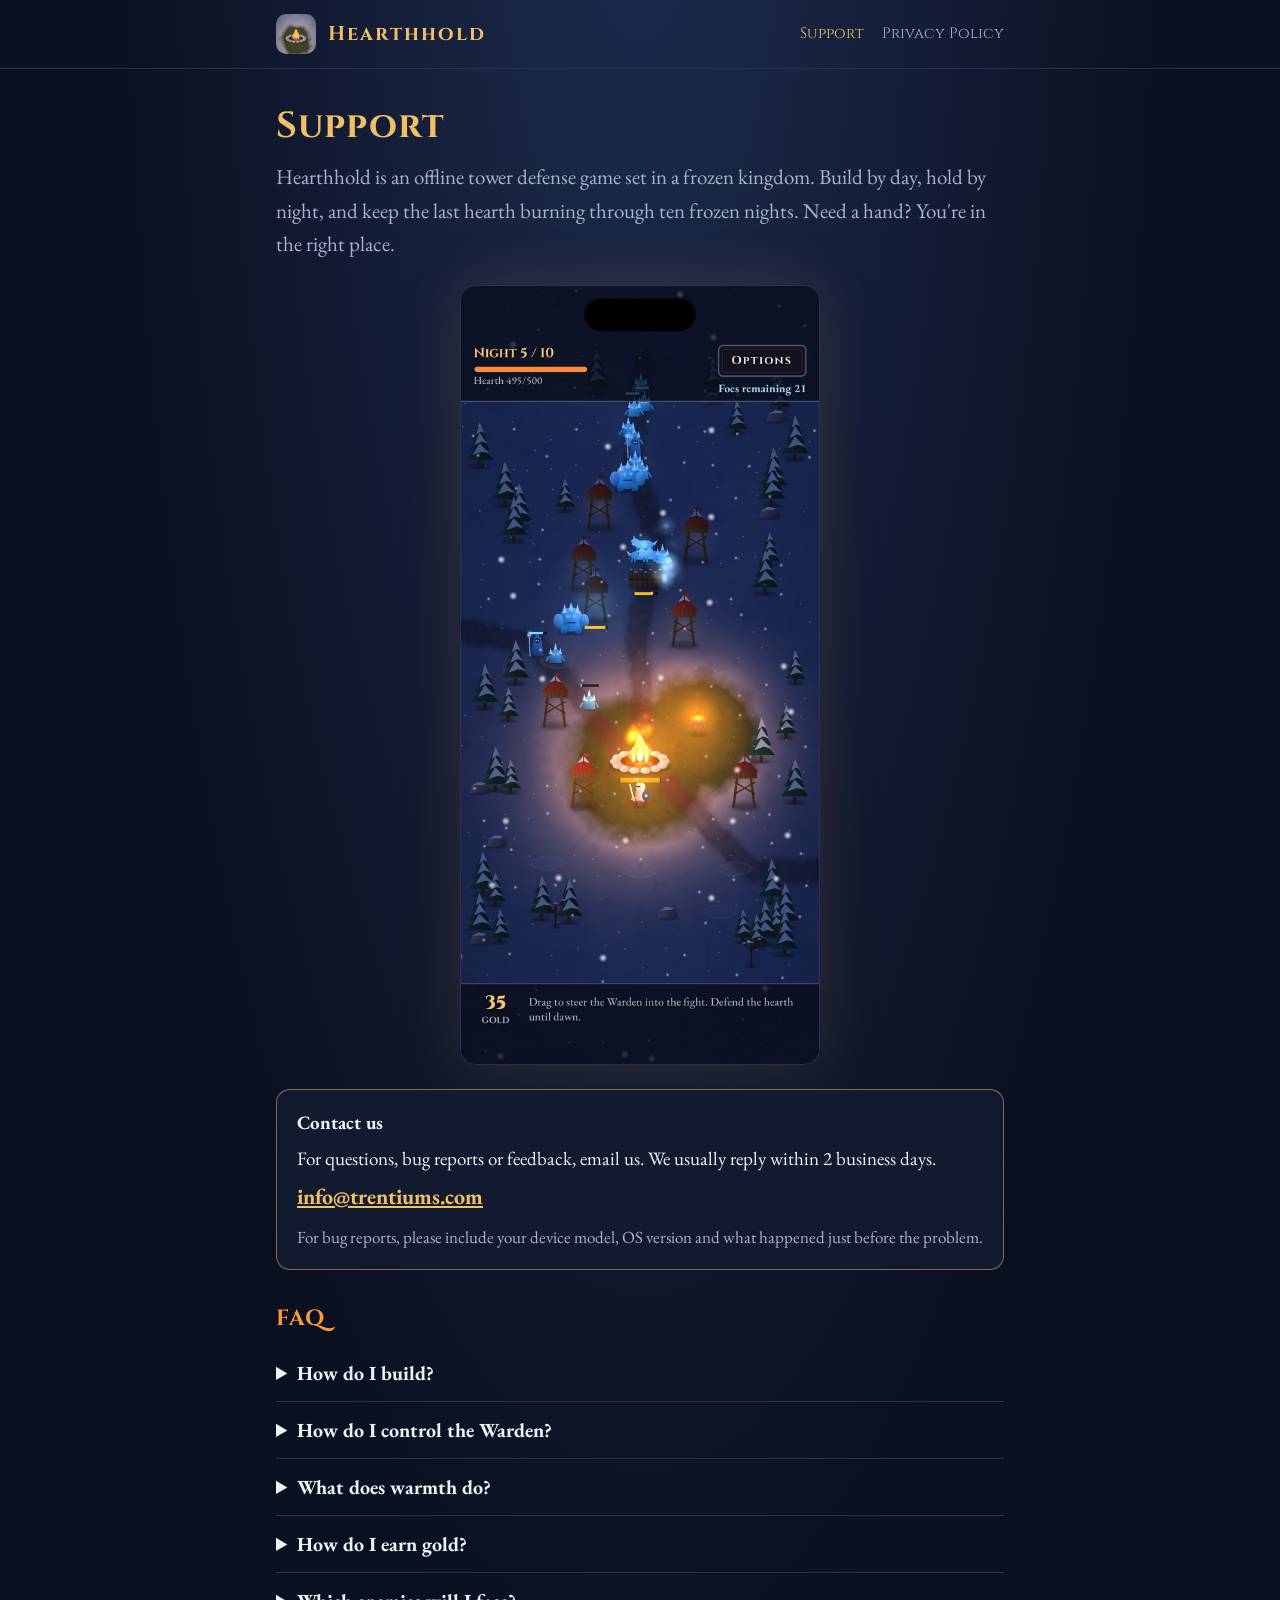
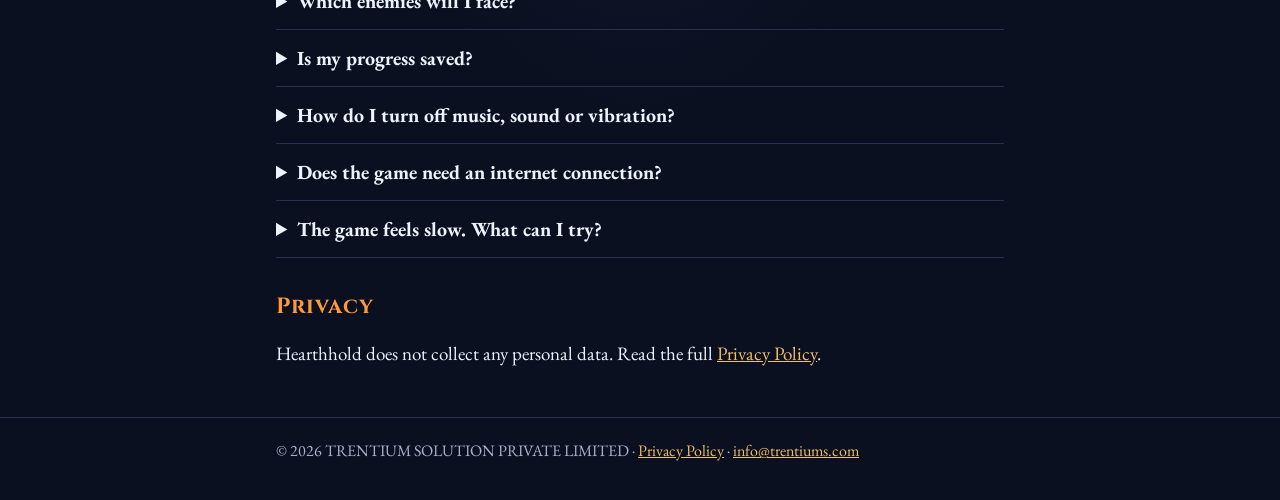
<file: index.html>
<!doctype html>
<html lang="en">
<head>
<meta charset="utf-8">
<meta name="viewport" content="width=device-width, initial-scale=1">
<title>Hearthhold Support</title>
<meta name="description" content="Help and contact for Hearthhold, the offline frozen tower defense game for iPhone, iPad and Android.">
<link rel="icon" href="icon.png">
<link rel="preconnect" href="https://fonts.googleapis.com">
<link rel="preconnect" href="https://fonts.gstatic.com" crossorigin>
<link href="https://fonts.googleapis.com/css2?family=Cinzel:wght@700&family=EB+Garamond:wght@400;700&display=swap" rel="stylesheet">
<link rel="stylesheet" href="style.css">
</head>
<body>
<header class="top">
  <div class="wrap">
    <img src="icon.png" alt="">
    <a class="brand" href="./">Hearthhold</a>
    <nav>
      <a href="./" aria-current="page">Support</a>
      <a href="privacy.html">Privacy Policy</a>
    </nav>
  </div>
</header>

<main class="wrap">
  <h1>Support</h1>
  <p class="lede">Hearthhold is an offline tower defense game set in a frozen kingdom. Build by day, hold by night, and keep the last hearth burning through ten frozen nights. Need a hand? You're in the right place.</p>

  <img class="hero" src="hero.jpg" alt="Hearthhold at night: towers and braziers defend the hearth from frost creatures in the snow">

  <div class="card accent">
    <strong>Contact us</strong>
    <p style="margin:6px 0 4px">For questions, bug reports or feedback, email us. We usually reply within 2 business days.</p>
    <a class="mail" href="mailto:info@trentiums.com?subject=Hearthhold%20Support">info@trentiums.com</a>
    <p class="muted" style="margin:10px 0 0;font-size:17px">For bug reports, please include your device model, OS version and what happened just before the problem.</p>
  </div>

  <h2>FAQ</h2>

  <details>
    <summary>How do I build?</summary>
    <p>During the day, tap an empty plot and choose a building: Archer Tower, Brazier, Barracks or Farmstead. Plots on the enemy path only take Palisades. Tap an existing building to upgrade it (three tiers) or demolish it for a 50% refund.</p>
  </details>
  <details>
    <summary>How do I control the Warden?</summary>
    <p>At night, tap or drag anywhere on the map to move your Warden. He fights foes near him and slowly heals when standing by the hearth. If he falls, he returns after a short while.</p>
  </details>
  <details>
    <summary>What does warmth do?</summary>
    <p>Frost Shamans can freeze your buildings, but anything inside the warmth of the hearth or a brazier cannot be frozen. You can see the snow melt inside the warm areas.</p>
  </details>
  <details>
    <summary>How do I earn gold?</summary>
    <p>You earn gold at every dawn you survive. Farmsteads add extra gold each dawn. Demolishing a building refunds half its cost.</p>
  </details>
  <details>
    <summary>Which enemies will I face?</summary>
    <p>Frostlings, fast Ice Wolves, Ice Trolls that smash buildings, Frost Shamans that freeze them, and Rime Bats that fly over walls (only Archer Towers can hit flyers). Night 10 brings the Ice Colossus.</p>
  </details>
  <details>
    <summary>Is my progress saved?</summary>
    <p>Yes. Your game is saved automatically at every dawn, so you can close the app and choose Continue later. Saves stay on your device. The game has no accounts or cloud storage, so deleting the app also deletes its progress.</p>
  </details>
  <details>
    <summary>How do I turn off music, sound or vibration?</summary>
    <p>Open Options from the main menu (or during a game) and switch Sound Effects, Music or Haptics on or off. Your choices are saved on your device.</p>
  </details>
  <details>
    <summary>Does the game need an internet connection?</summary>
    <p>No. Hearthhold works fully offline. It has no ads, no accounts and no in-app purchases.</p>
  </details>
  <details>
    <summary>The game feels slow. What can I try?</summary>
    <p>Close other apps and restart the game, and check that your device isn't in a battery-saving mode. Updating your device's OS can also help. If it keeps happening, email us.</p>
  </details>

  <h2>Privacy</h2>
  <p>Hearthhold does not collect any personal data. Read the full <a href="privacy.html">Privacy Policy</a>.</p>
</main>

<footer>
  <div class="wrap">© 2026 TRENTIUM SOLUTION PRIVATE LIMITED · <a href="privacy.html">Privacy Policy</a> · <a href="mailto:info@trentiums.com">info@trentiums.com</a></div>
</footer>
</body>
</html>
</file>
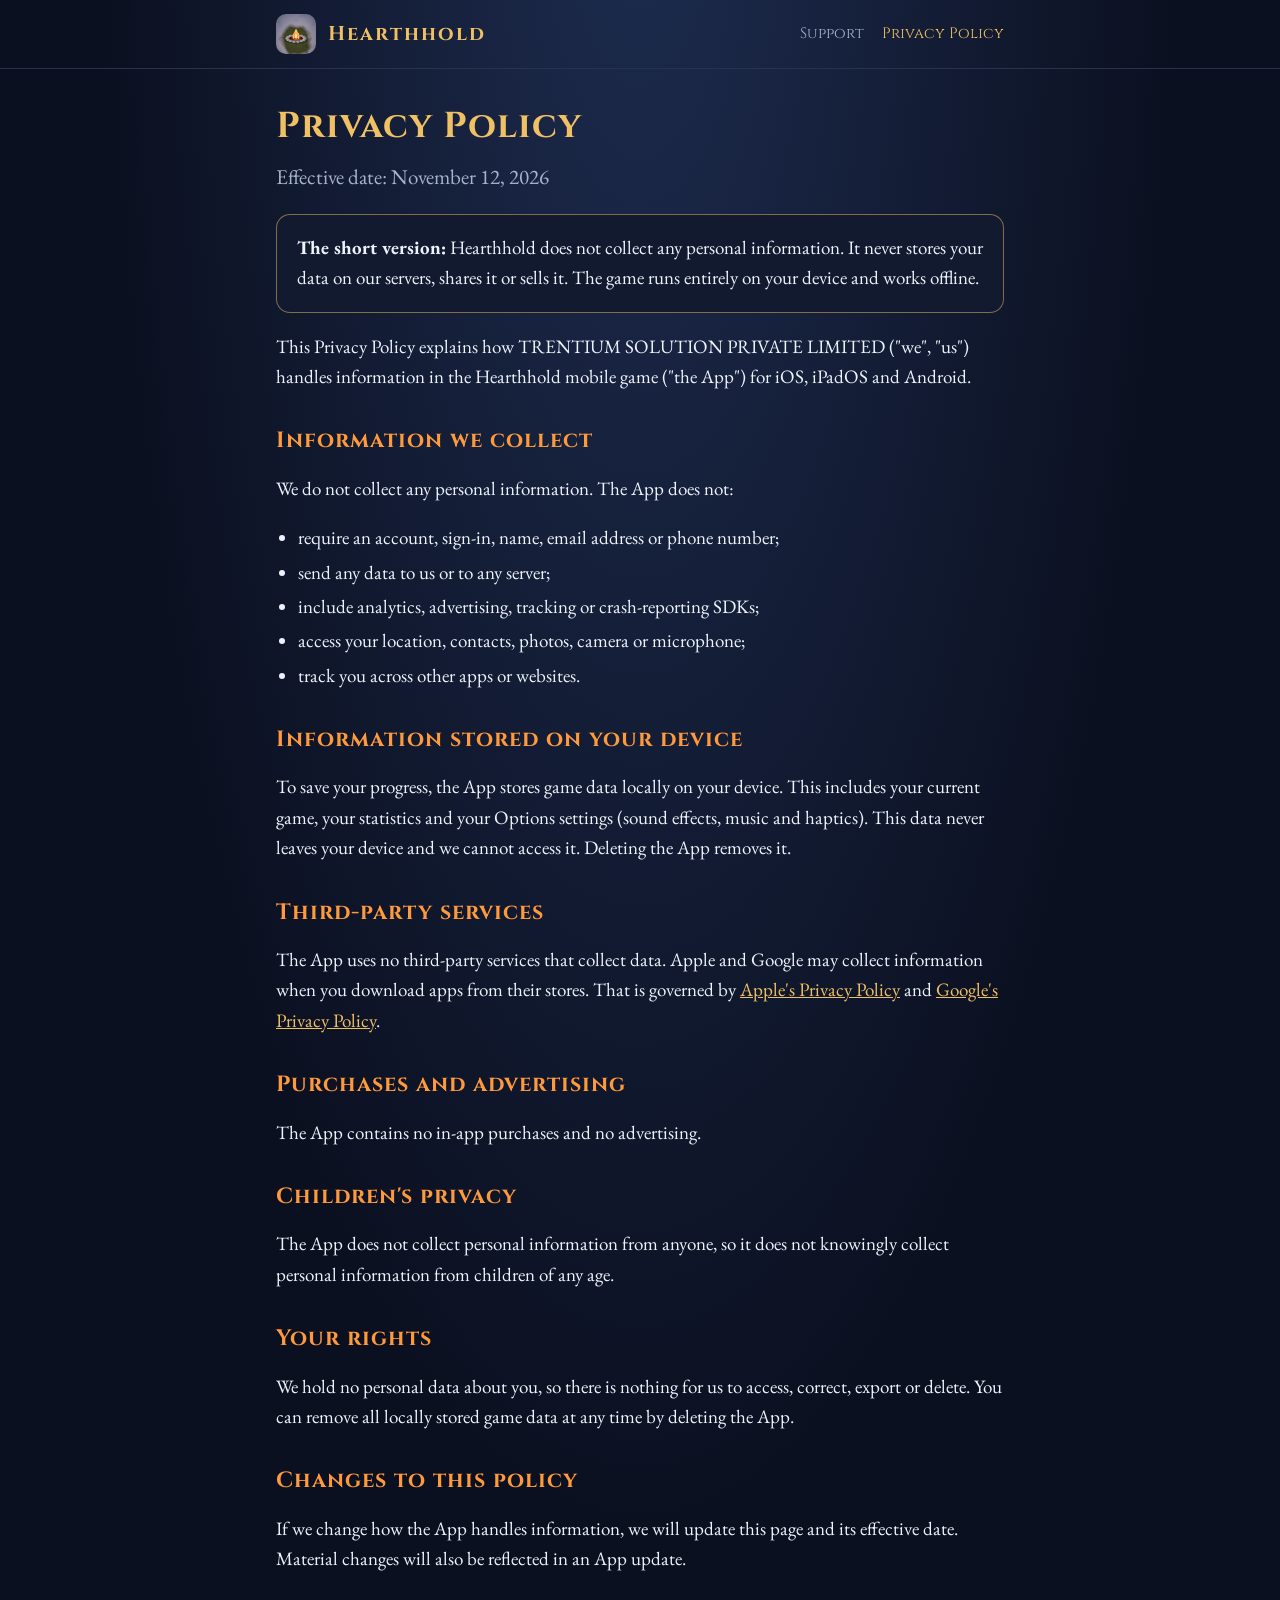
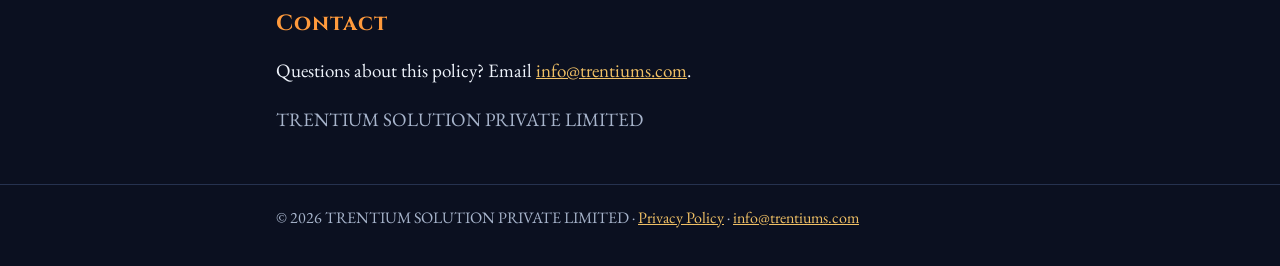
<file: privacy.html>
<!doctype html>
<html lang="en">
<head>
<meta charset="utf-8">
<meta name="viewport" content="width=device-width, initial-scale=1">
<title>Hearthhold Privacy Policy</title>
<meta name="description" content="Privacy policy for Hearthhold. The game collects no personal data.">
<link rel="icon" href="icon.png">
<link rel="preconnect" href="https://fonts.googleapis.com">
<link rel="preconnect" href="https://fonts.gstatic.com" crossorigin>
<link href="https://fonts.googleapis.com/css2?family=Cinzel:wght@700&family=EB+Garamond:wght@400;700&display=swap" rel="stylesheet">
<link rel="stylesheet" href="style.css">
</head>
<body>
<header class="top">
  <div class="wrap">
    <img src="icon.png" alt="">
    <a class="brand" href="./">Hearthhold</a>
    <nav>
      <a href="./">Support</a>
      <a href="privacy.html" aria-current="page">Privacy Policy</a>
    </nav>
  </div>
</header>

<main class="wrap">
  <h1>Privacy Policy</h1>
  <p class="lede">Effective date: November 12, 2026</p>

  <div class="card accent">
    <strong>The short version:</strong> Hearthhold does not collect any personal information. It never stores your data on our servers, shares it or sells it. The game runs entirely on your device and works offline.
  </div>

  <p>This Privacy Policy explains how TRENTIUM SOLUTION PRIVATE LIMITED ("we", "us") handles information in the Hearthhold mobile game ("the App") for iOS, iPadOS and Android.</p>

  <h2>Information we collect</h2>
  <p>We do not collect any personal information. The App does not:</p>
  <ul>
    <li>require an account, sign-in, name, email address or phone number;</li>
    <li>send any data to us or to any server;</li>
    <li>include analytics, advertising, tracking or crash-reporting SDKs;</li>
    <li>access your location, contacts, photos, camera or microphone;</li>
    <li>track you across other apps or websites.</li>
  </ul>

  <h2>Information stored on your device</h2>
  <p>To save your progress, the App stores game data locally on your device. This includes your current game, your statistics and your Options settings (sound effects, music and haptics). This data never leaves your device and we cannot access it. Deleting the App removes it.</p>

  <h2>Third-party services</h2>
  <p>The App uses no third-party services that collect data. Apple and Google may collect information when you download apps from their stores. That is governed by <a href="https://www.apple.com/legal/privacy/">Apple's Privacy Policy</a> and <a href="https://policies.google.com/privacy">Google's Privacy Policy</a>.</p>

  <h2>Purchases and advertising</h2>
  <p>The App contains no in-app purchases and no advertising.</p>

  <h2>Children's privacy</h2>
  <p>The App does not collect personal information from anyone, so it does not knowingly collect personal information from children of any age.</p>

  <h2>Your rights</h2>
  <p>We hold no personal data about you, so there is nothing for us to access, correct, export or delete. You can remove all locally stored game data at any time by deleting the App.</p>

  <h2>Changes to this policy</h2>
  <p>If we change how the App handles information, we will update this page and its effective date. Material changes will also be reflected in an App update.</p>

  <h2>Contact</h2>
  <p>Questions about this policy? Email <a href="mailto:info@trentiums.com?subject=Hearthhold%20Privacy">info@trentiums.com</a>.</p>
  <p class="muted">TRENTIUM SOLUTION PRIVATE LIMITED</p>
</main>

<footer>
  <div class="wrap">© 2026 TRENTIUM SOLUTION PRIVATE LIMITED · <a href="privacy.html">Privacy Policy</a> · <a href="mailto:info@trentiums.com">info@trentiums.com</a></div>
</footer>
</body>
</html>
</file>
<file: style.css>
:root {
  --bg: #0b1020;
  --panel: #121a30;
  --line: #26324f;
  --text: #eef3fb;
  --muted: #a7b4cb;
  --gold: #f0c065;
  --ember: #ff9a3c;
}
* { box-sizing: border-box; }
html { -webkit-text-size-adjust: 100%; }
body {
  margin: 0;
  background: radial-gradient(ellipse at 50% -10%, #1d2c4f 0, var(--bg) 60%) no-repeat, var(--bg);
  color: var(--text);
  font: 19px/1.6 "EB Garamond", Georgia, serif;
}
a { color: var(--gold); }
a:hover { color: #ffe0a0; }
.wrap { max-width: 760px; margin: 0 auto; padding: 0 16px; }
header.top { border-bottom: 1px solid var(--line); }
header.top .wrap { display: flex; align-items: center; gap: 12px; padding: 14px 16px; flex-wrap: wrap; }
header.top img { width: 40px; height: 40px; border-radius: 10px; }
header.top .brand { font-family: "Cinzel", serif; font-weight: 700; font-size: 20px; letter-spacing: 2px; text-decoration: none; color: var(--gold); }
header.top nav { margin-left: auto; display: flex; gap: 18px; font-family: "Cinzel", serif; font-size: 15px; }
header.top nav a { text-decoration: none; color: var(--muted); }
header.top nav a[aria-current="page"] { color: var(--gold); }
h1, h2 { font-family: "Cinzel", serif; font-weight: 700; letter-spacing: 1px; line-height: 1.2; }
h1 { font-size: 36px; margin: 36px 0 12px; color: var(--gold); }
h2 { font-size: 22px; margin: 36px 0 12px; color: var(--ember); }
.lede { color: var(--muted); font-size: 21px; margin: 0 0 20px; }
.hero { display: block; width: 100%; max-width: 360px; margin: 24px auto; border-radius: 16px; border: 1px solid var(--line); box-shadow: 0 0 60px rgba(240,160,80,.15); }
.card { background: var(--panel); border: 1px solid var(--line); border-radius: 14px; padding: 18px 20px; margin: 16px 0; }
.card.accent { border-color: rgba(240,192,101,.5); }
.mail { font-size: 22px; font-weight: 700; word-break: break-all; }
details { border-bottom: 1px solid var(--line); padding: 12px 0; }
details summary { cursor: pointer; font-weight: 700; font-size: 20px; }
details p { color: var(--muted); margin: 8px 0 0; }
ul { padding-left: 22px; }
li { margin: 4px 0; }
.muted { color: var(--muted); }
footer { border-top: 1px solid var(--line); margin-top: 48px; padding: 20px 0 36px; color: var(--muted); font-size: 16px; }
@media (max-width: 520px) {
  h1 { font-size: 28px; }
  header.top nav { margin-left: 0; width: 100%; }
}
</file>
